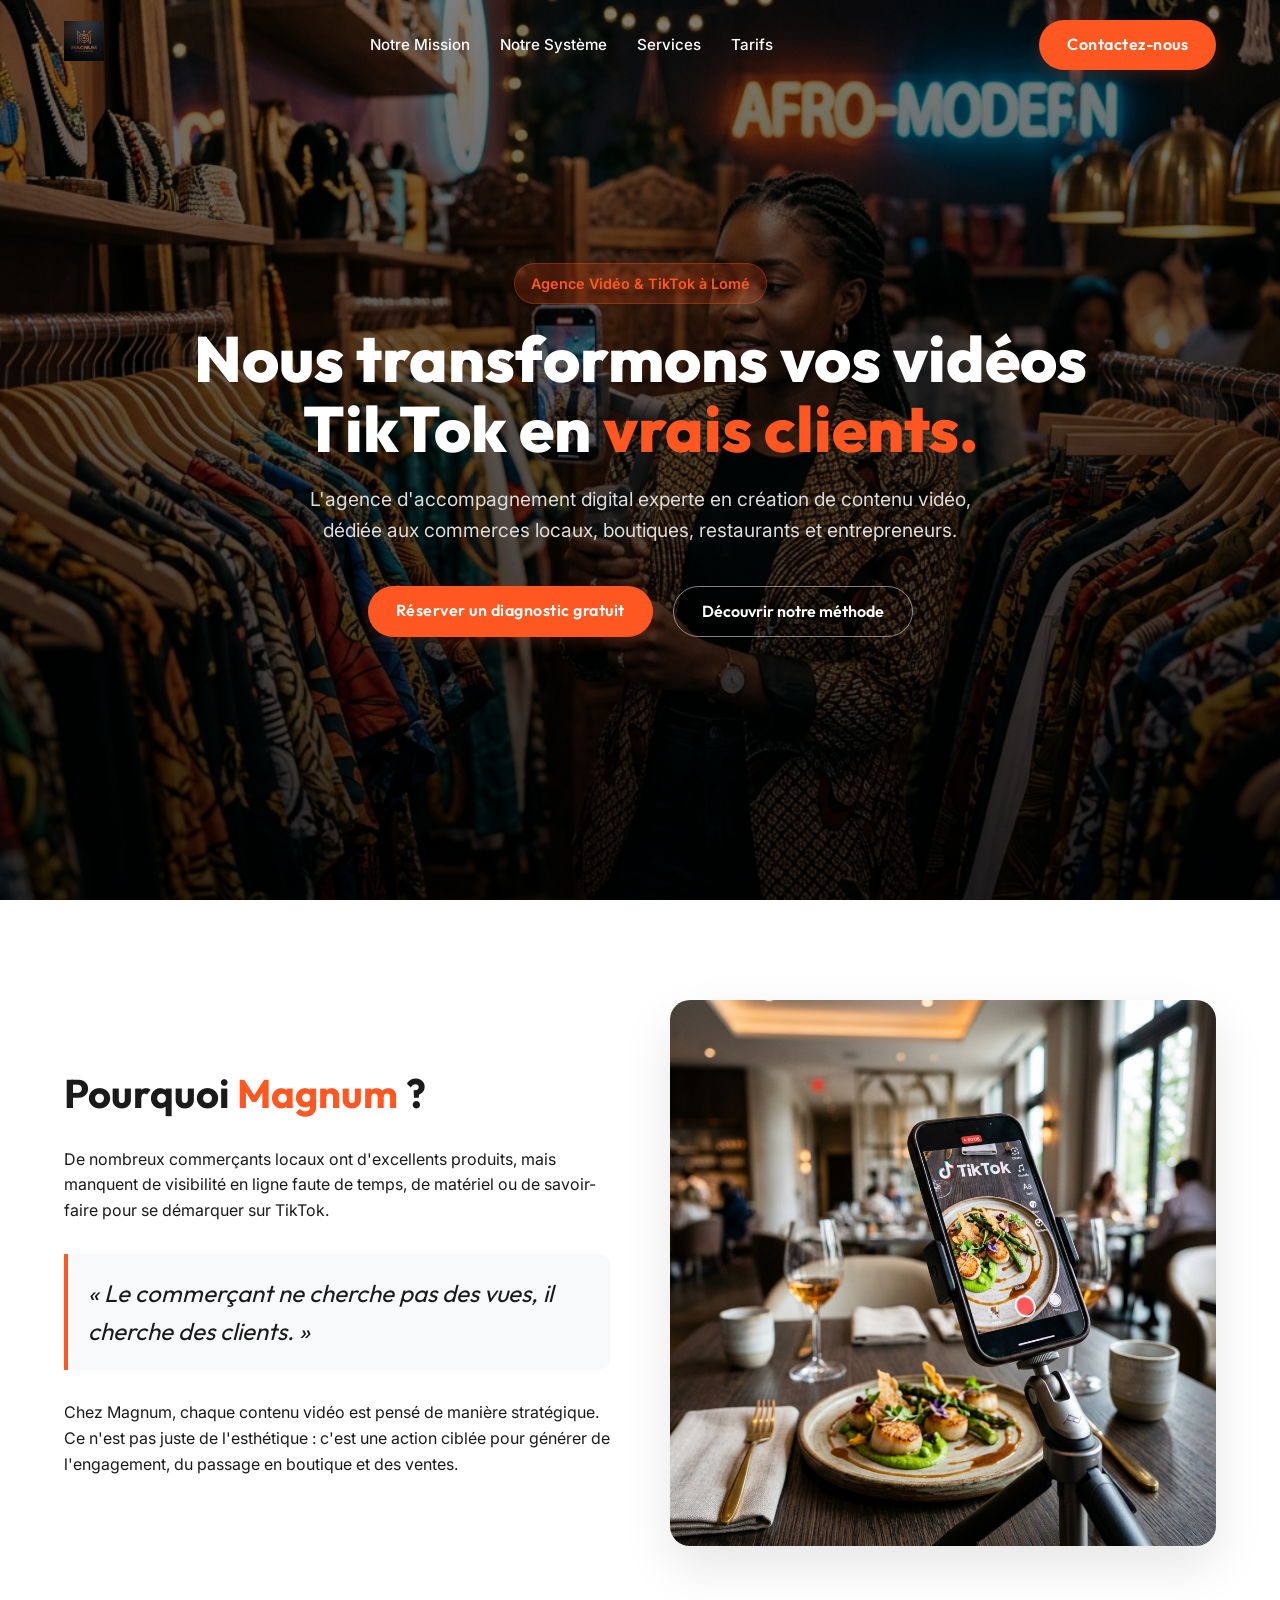
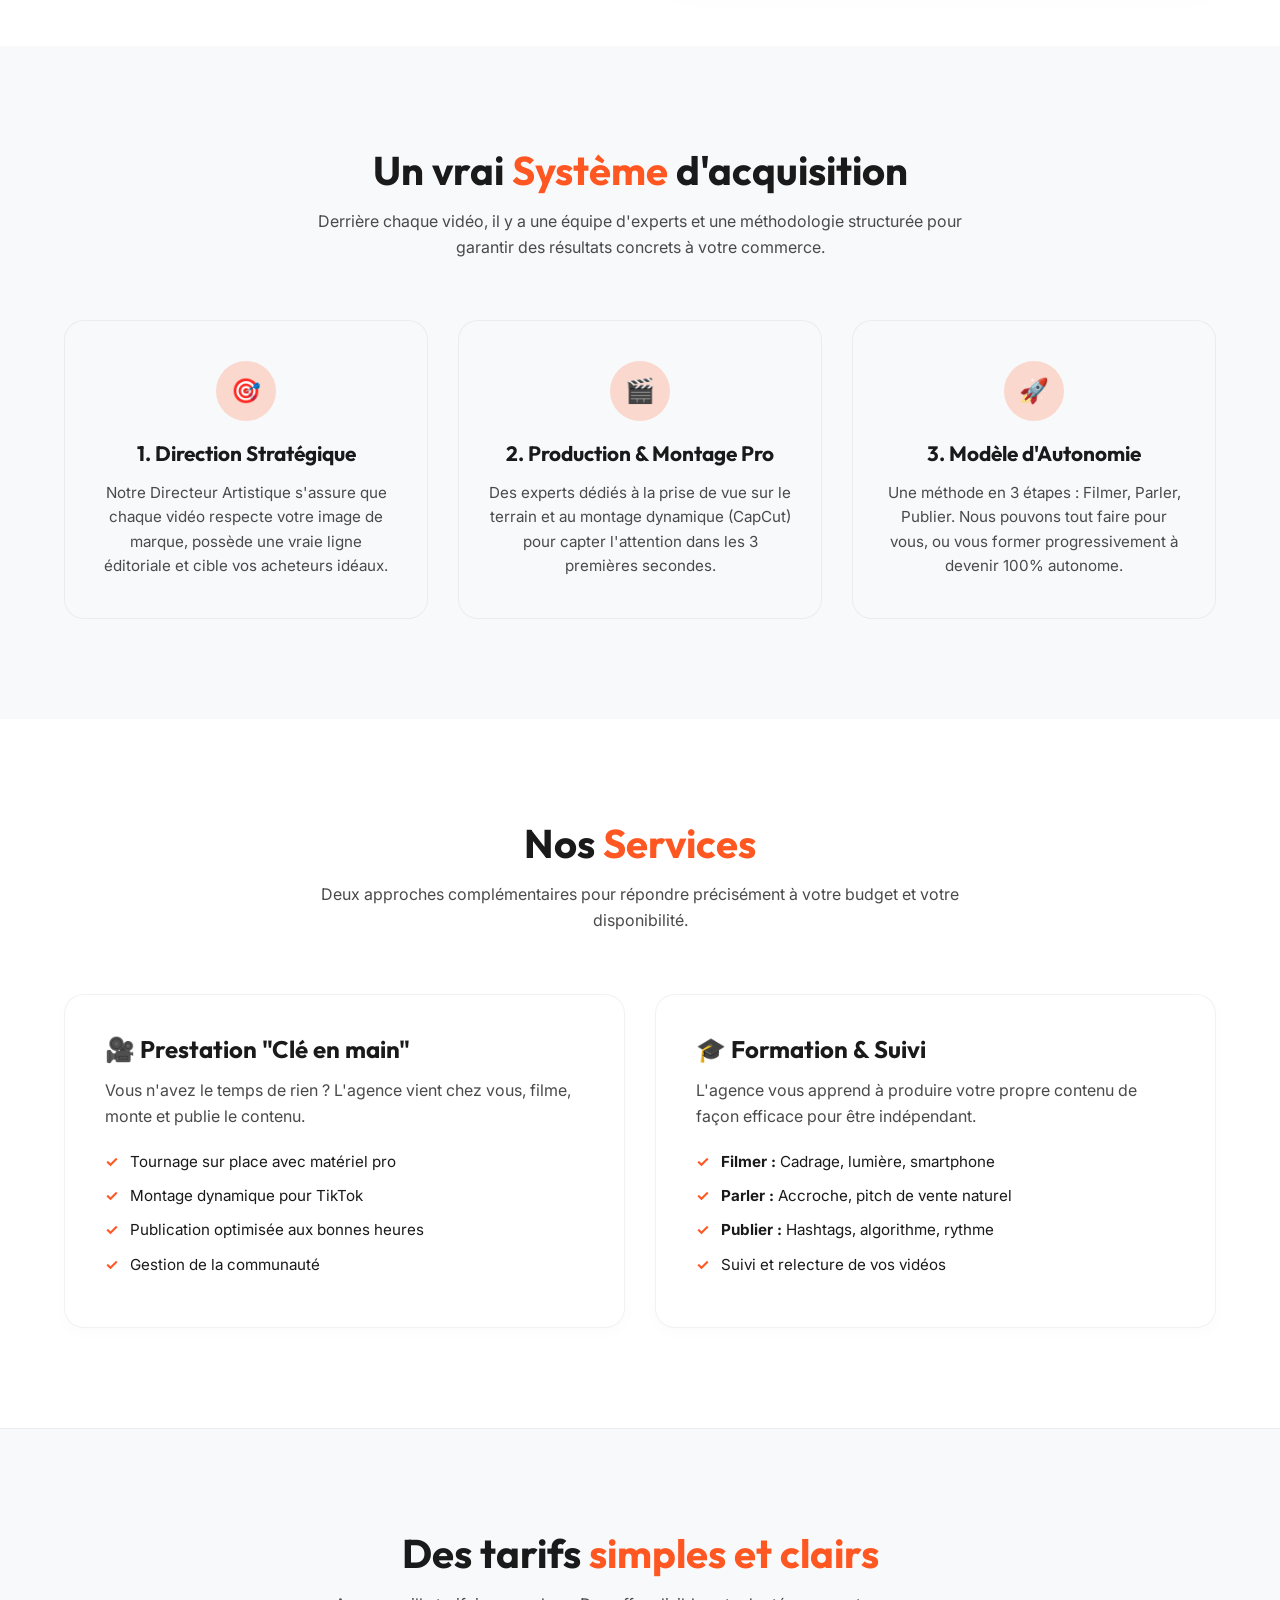
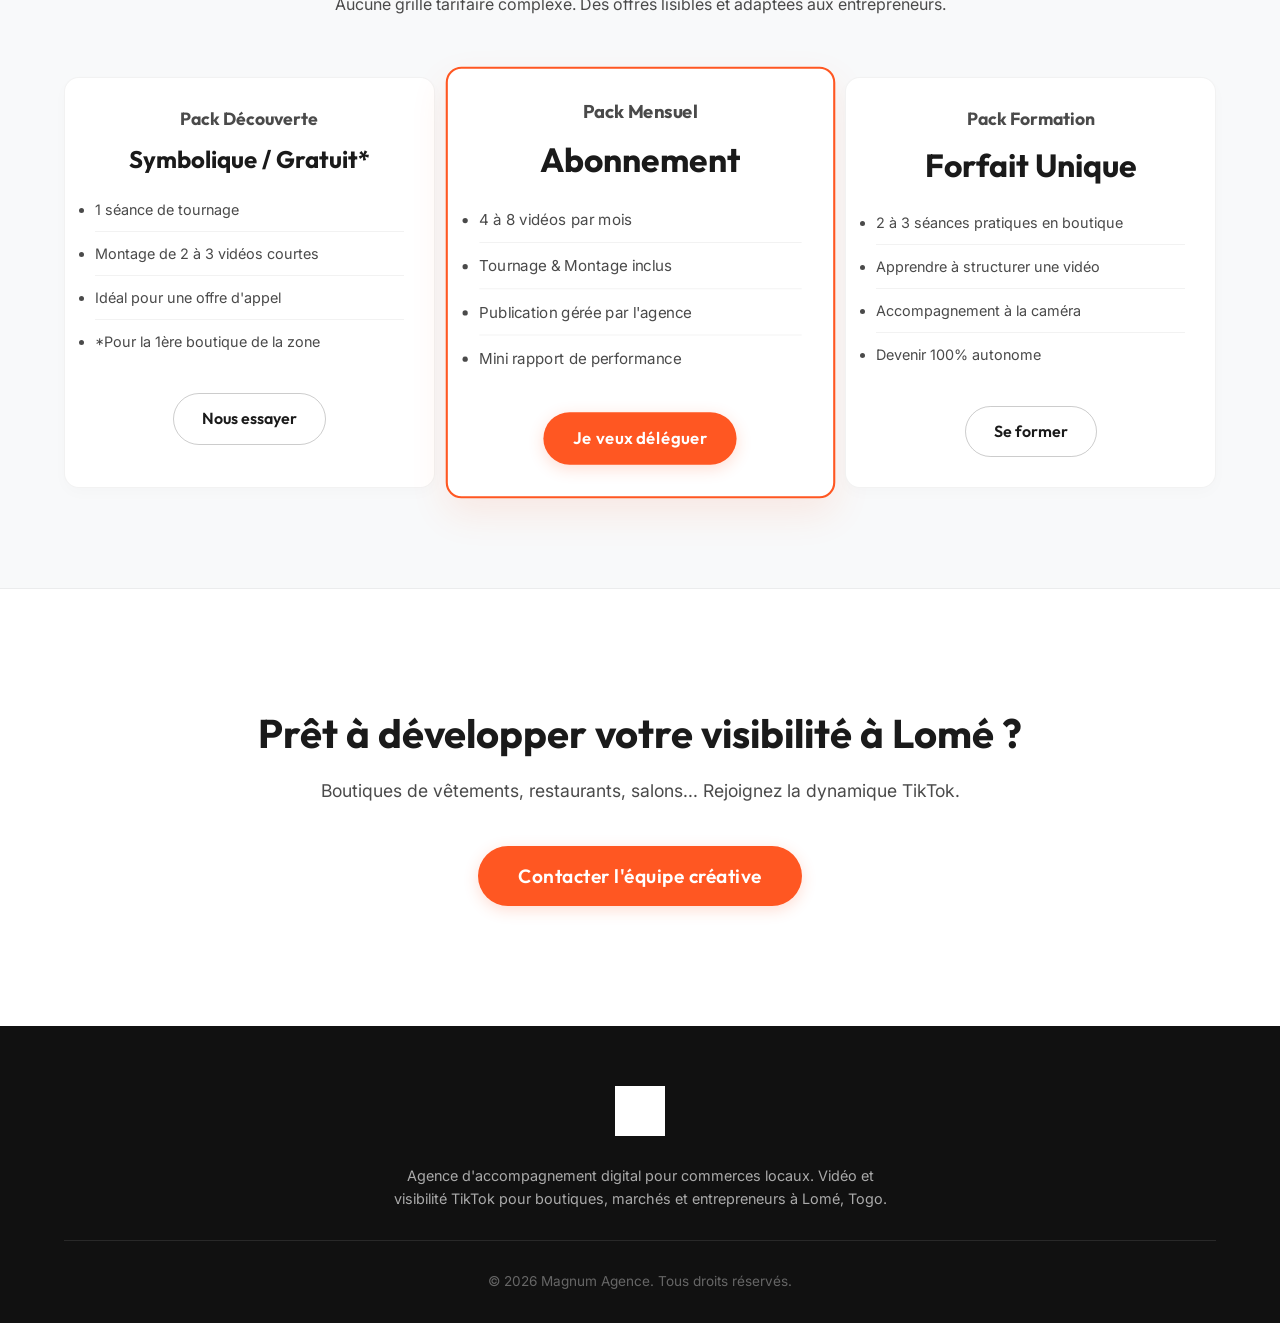
<file: website/index.html>
<!DOCTYPE html>
<html lang="fr">
<head>
    <meta charset="UTF-8">
    <meta name="viewport" content="width=device-width, initial-scale=1.0">
    <title>Magnum | Agence de Création Vidéo TikTok pour Commerces à Lomé</title>
    <meta name="description" content="Magnum est une agence experte en création de contenu vidéo TikTok pour boutiques, marchés et entrepreneurs à Lomé. Nous transformons les vues en clients réels.">
    <link rel="stylesheet" href="css/style.css">
    <script src="js/main.js" defer></script>
</head>
<body>

    <header>
        <div class="container">
            <a href="#" class="logo">
                <img src="assets/images/logo.png" alt="Magnum Logo">
            </a>
            <nav>
                <ul>
                    <li><a href="#mission">Notre Mission</a></li>
                    <li><a href="#systeme">Notre Système</a></li>
                    <li><a href="#services">Services</a></li>
                    <li><a href="#tarifs">Tarifs</a></li>
                </ul>
            </nav>
            <a href="https://wa.me/22898470509?text=Bonjour%20Magnum%2C%20je%20souhaite%20avoir%20plus%20d%27informations%20sur%20vos%20services." class="btn-primary" target="_blank">Contactez-nous</a>
        </div>
    </header>

    <main>
        <!-- Hero Section -->
        <section id="hero" class="hero">
            <video autoplay loop muted playsinline class="hero-video" poster="assets/images/hero-bg.png">
                <source src="assets/videos/hero-video.mp4" type="video/mp4">
            </video>
            <div class="hero-overlay"></div>
            <div class="container hero-content">
                <div class="badge fade-up">Agence Vidéo & TikTok à Lomé</div>
                <h1 class="fade-up delay-1">Nous transformons vos vidéos TikTok en <span style="color: var(--color-primary);">vrais clients.</span></h1>
                <p class="fade-up delay-2">L'agence d'accompagnement digital experte en création de contenu vidéo, dédiée aux commerces locaux, boutiques, restaurants et entrepreneurs.</p>
                <div class="hero-buttons fade-up delay-3">
                    <a href="https://wa.me/22898470509?text=Bonjour%20Magnum%2C%20je%20souhaite%20r%C3%A9server%20mon%20diagnostic%20gratuit." class="btn-primary" target="_blank">Réserver un diagnostic gratuit</a>
                    <a href="#systeme" class="btn-outline">Découvrir notre méthode</a>
                </div>
            </div>
        </section>

        <!-- Mission Section -->
        <section id="mission">
            <div class="container mission-grid">
                <div class="mission-text fade-up">
                    <div class="section-header" style="text-align: left; margin-bottom: 30px;">
                        <h2>Pourquoi <span>Magnum</span> ?</h2>
                    </div>
                    <p>De nombreux commerçants locaux ont d'excellents produits, mais manquent de visibilité en ligne faute de temps, de matériel ou de savoir-faire pour se démarquer sur TikTok.</p>
                    <blockquote>« Le commerçant ne cherche pas des vues, il cherche des clients. »</blockquote>
                    <p>Chez Magnum, chaque contenu vidéo est pensé de manière stratégique. Ce n'est pas juste de l'esthétique : c'est une action ciblée pour générer de l'engagement, du passage en boutique et des ventes.</p>
                </div>
                <div class="mission-image fade-up delay-1">
                    <img src="assets/images/service.png" alt="Création de contenu pour commerce">
                </div>
            </div>
        </section>

        <!-- System Section (New) -->
        <section id="systeme" style="background-color: var(--color-surface);">
            <div class="container">
                <div class="section-header fade-up">
                    <h2>Un vrai <span>Système</span> d'acquisition</h2>
                    <p>Derrière chaque vidéo, il y a une équipe d'experts et une méthodologie structurée pour garantir des résultats concrets à votre commerce.</p>
                </div>
                
                <div class="system-grid">
                    <div class="system-step fade-up">
                        <div class="system-icon">🎯</div>
                        <h3>1. Direction Stratégique</h3>
                        <p>Notre Directeur Artistique s'assure que chaque vidéo respecte votre image de marque, possède une vraie ligne éditoriale et cible vos acheteurs idéaux.</p>
                    </div>
                    
                    <div class="system-step fade-up delay-1">
                        <div class="system-icon">🎬</div>
                        <h3>2. Production & Montage Pro</h3>
                        <p>Des experts dédiés à la prise de vue sur le terrain et au montage dynamique (CapCut) pour capter l'attention dans les 3 premières secondes.</p>
                    </div>
                    
                    <div class="system-step fade-up delay-2">
                        <div class="system-icon">🚀</div>
                        <h3>3. Modèle d'Autonomie</h3>
                        <p>Une méthode en 3 étapes : Filmer, Parler, Publier. Nous pouvons tout faire pour vous, ou vous former progressivement à devenir 100% autonome.</p>
                    </div>
                </div>
            </div>
        </section>

        <!-- Services Section -->
        <section id="services">
            <div class="container">
                <div class="section-header fade-up">
                    <h2>Nos <span>Services</span></h2>
                    <p>Deux approches complémentaires pour répondre précisément à votre budget et votre disponibilité.</p>
                </div>
                
                <div class="services-grid">
                    <div class="service-card fade-up">
                        <h3>🎥 Prestation "Clé en main"</h3>
                        <p>Vous n'avez le temps de rien ? L'agence vient chez vous, filme, monte et publie le contenu.</p>
                        <ul>
                            <li>Tournage sur place avec matériel pro</li>
                            <li>Montage dynamique pour TikTok</li>
                            <li>Publication optimisée aux bonnes heures</li>
                            <li>Gestion de la communauté</li>
                        </ul>
                    </div>
                    
                    <div class="service-card fade-up delay-1">
                        <h3>🎓 Formation & Suivi</h3>
                        <p>L'agence vous apprend à produire votre propre contenu de façon efficace pour être indépendant.</p>
                        <ul>
                            <li><strong>Filmer :</strong> Cadrage, lumière, smartphone</li>
                            <li><strong>Parler :</strong> Accroche, pitch de vente naturel</li>
                            <li><strong>Publier :</strong> Hashtags, algorithme, rythme</li>
                            <li>Suivi et relecture de vos vidéos</li>
                        </ul>
                    </div>
                </div>
            </div>
        </section>

        <!-- Tarifs Section -->
        <section id="tarifs" class="pricing">
            <div class="container">
                <div class="section-header fade-up">
                    <h2>Des tarifs <span>simples et clairs</span></h2>
                    <p>Aucune grille tarifaire complexe. Des offres lisibles et adaptées aux entrepreneurs.</p>
                </div>
                
                <div class="pricing-grid">
                    <div class="price-card fade-up">
                        <h4>Pack Découverte</h4>
                        <div class="price" style="font-size: 1.5rem;">Symbolique / Gratuit*</div>
                        <ul class="features">
                            <li>1 séance de tournage</li>
                            <li>Montage de 2 à 3 vidéos courtes</li>
                            <li>Idéal pour une offre d'appel</li>
                            <li>*Pour la 1ère boutique de la zone</li>
                        </ul>
                        <a href="https://wa.me/22898470509?text=Bonjour%20Magnum%2C%20je%20suis%20int%C3%A9ress%C3%A9(e)%20par%20le%20Pack%20D%C3%A9couverte." class="btn-outline" target="_blank">Nous essayer</a>
                    </div>
                    
                    <div class="price-card featured fade-up delay-1">
                        <h4>Pack Mensuel</h4>
                        <div class="price">Abonnement</div>
                        <ul class="features">
                            <li>4 à 8 vidéos par mois</li>
                            <li>Tournage & Montage inclus</li>
                            <li>Publication gérée par l'agence</li>
                            <li>Mini rapport de performance</li>
                        </ul>
                        <a href="https://wa.me/22898470509?text=Bonjour%20Magnum%2C%20je%20suis%20int%C3%A9ress%C3%A9(e)%20par%20le%20Pack%20Mensuel." class="btn-primary" target="_blank">Je veux déléguer</a>
                    </div>
                    
                    <div class="price-card fade-up delay-2">
                        <h4>Pack Formation</h4>
                        <div class="price">Forfait Unique</div>
                        <ul class="features">
                            <li>2 à 3 séances pratiques en boutique</li>
                            <li>Apprendre à structurer une vidéo</li>
                            <li>Accompagnement à la caméra</li>
                            <li>Devenir 100% autonome</li>
                        </ul>
                        <a href="https://wa.me/22898470509?text=Bonjour%20Magnum%2C%20je%20suis%20int%C3%A9ress%C3%A9(e)%20par%20le%20Pack%20Formation." class="btn-outline" target="_blank">Se former</a>
                    </div>
                </div>
            </div>
        </section>

        <!-- CTA Section -->
        <section class="cta" style="text-align: center; padding: 120px 0;">
            <div class="container fade-up">
                <h2 style="font-size: 2.5rem; margin-bottom: 20px;">Prêt à développer votre visibilité à Lomé ?</h2>
                <p style="color: var(--color-text-muted); margin-bottom: 40px; font-size: 1.1rem;">Boutiques de vêtements, restaurants, salons... Rejoignez la dynamique TikTok.</p>
                <a href="https://wa.me/22898470509?text=Bonjour%20l%27%C3%A9quipe%20Magnum%2C%20je%20suis%20pr%C3%AAt(e)%20%C3%A0%20d%C3%A9velopper%20ma%20visibilit%C3%A9%20!" class="btn-primary" style="font-size: 1.2rem; padding: 15px 40px;" target="_blank">Contacter l'équipe créative</a>
            </div>
        </section>

    </main>

    <footer>
        <div class="container">
            <img src="assets/images/logo.png" alt="Magnum" class="footer-logo">
            <p>Agence d'accompagnement digital pour commerces locaux. Vidéo et visibilité TikTok pour boutiques, marchés et entrepreneurs à Lomé, Togo.</p>
            <div class="copyright">
                &copy; 2026 Magnum Agence. Tous droits réservés.
            </div>
        </div>
    </footer>

</body>
</html>
</file>
<file: website/css/style.css>
@import url('https://fonts.googleapis.com/css2?family=Inter:wght@300;400;500;600&family=Outfit:wght@400;500;700;800&display=swap');

:root {
  --color-bg: #ffffff;
  --color-surface: #f8f9fa;
  --color-surface-light: #ffffff;
  --color-primary: #ff5722;
  --color-primary-glow: rgba(255, 87, 34, 0.2);
  --color-text: #1a1a1a;
  --color-text-muted: #4a4a4a;
  --color-border: rgba(0, 0, 0, 0.05);
  
  --font-heading: 'Outfit', sans-serif;
  --font-body: 'Inter', sans-serif;
  
  --transition: all 0.3s cubic-bezier(0.25, 0.8, 0.25, 1);
}

* {
  margin: 0;
  padding: 0;
  box-sizing: border-box;
}

html {
  scroll-behavior: smooth;
}

body {
  font-family: var(--font-body);
  background-color: var(--color-bg);
  color: var(--color-text);
  line-height: 1.6;
  overflow-x: hidden;
}

h1, h2, h3, h4 {
  font-family: var(--font-heading);
  line-height: 1.2;
}

a {
  text-decoration: none;
  color: inherit;
}

.container {
  width: 90%;
  max-width: 1200px;
  margin: 0 auto;
}

/* Animations */
.fade-up {
  opacity: 0;
  transform: translateY(30px);
  transition: opacity 0.8s ease-out, transform 0.8s ease-out;
}

.fade-up.in-view {
  opacity: 1;
  transform: translateY(0);
}

.delay-1 { transition-delay: 0.1s; }
.delay-2 { transition-delay: 0.2s; }
.delay-3 { transition-delay: 0.3s; }

/* Header */
header {
  position: fixed;
  top: 0;
  left: 0;
  width: 100%;
  padding: 20px 0;
  z-index: 100;
  transition: var(--transition);
  background: transparent;
}

header.scrolled {
  background: rgba(255, 255, 255, 0.95);
  backdrop-filter: blur(10px);
  padding: 15px 0;
  border-bottom: 1px solid var(--color-border);
  box-shadow: 0 4px 20px rgba(0,0,0,0.03);
}

header .container {
  display: flex;
  justify-content: space-between;
  align-items: center;
}

.logo img {
  height: 40px;
  object-fit: contain;
}

/* Adjust logo filter for light theme if it was white */
header.scrolled .logo img {
  filter: brightness(0);
}

nav ul {
  display: flex;
  gap: 30px;
  list-style: none;
}

nav a {
  font-size: 0.95rem;
  font-weight: 500;
  color: var(--color-text);
  transition: var(--transition);
}

header:not(.scrolled) nav a {
  color: #fff;
}

header.scrolled nav a {
  color: var(--color-text);
}

nav a:hover {
  color: var(--color-primary) !important;
}

.btn-primary {
  display: inline-block;
  background: var(--color-primary);
  color: #fff !important;
  padding: 12px 28px;
  border-radius: 30px;
  font-family: var(--font-heading);
  font-weight: 600;
  letter-spacing: 0.5px;
  transition: var(--transition);
  box-shadow: 0 4px 15px var(--color-primary-glow);
  border: none;
  cursor: pointer;
}

.btn-primary:hover {
  transform: translateY(-2px);
  box-shadow: 0 8px 25px rgba(255, 87, 34, 0.4);
}

.btn-outline {
  display: inline-block;
  background: transparent;
  color: var(--color-text);
  padding: 12px 28px;
  border-radius: 30px;
  font-family: var(--font-heading);
  font-weight: 600;
  border: 1px solid rgba(0, 0, 0, 0.2);
  transition: var(--transition);
}

.hero .btn-outline {
  color: #fff;
  border: 1px solid rgba(255, 255, 255, 0.5);
}

.hero .btn-outline:hover {
  background: rgba(255, 255, 255, 0.1);
}

.btn-outline:hover {
  border-color: var(--color-text);
  background: rgba(0, 0, 0, 0.02);
}

/* Hero Section */
.hero {
  height: 100vh;
  display: flex;
  align-items: center;
  position: relative;
  overflow: hidden;
}

.hero-video {
  position: absolute;
  top: 50%;
  left: 50%;
  min-width: 100%;
  min-height: 100%;
  width: auto;
  height: auto;
  transform: translateX(-50%) translateY(-50%);
  z-index: -2;
  object-fit: cover;
}

.hero-overlay {
  position: absolute;
  top: 0;
  left: 0;
  width: 100%;
  height: 100%;
  /* Darker gradient over video so white text is readable */
  background: linear-gradient(180deg, rgba(0,0,0,0.5) 0%, rgba(0,0,0,0.8) 100%);
  z-index: -1;
}

.hero-content {
  max-width: 900px;
  text-align: center;
  margin: 0 auto;
}

.hero-content .badge {
  display: inline-block;
  background: rgba(255, 87, 34, 0.2);
  color: #ff5722;
  padding: 8px 16px;
  border-radius: 30px;
  font-size: 0.9rem;
  font-weight: 600;
  margin-bottom: 20px;
  border: 1px solid rgba(255, 87, 34, 0.3);
}

.hero-content h1 {
  font-size: 4rem;
  font-weight: 800;
  margin-bottom: 20px;
  color: #fff;
  line-height: 1.1;
}

.hero-content p {
  font-size: 1.2rem;
  color: #ddd;
  margin-bottom: 40px;
  max-width: 700px;
  margin-left: auto;
  margin-right: auto;
}

.hero-buttons {
  display: flex;
  gap: 20px;
  justify-content: center;
}

/* Section Shared */
section {
  padding: 100px 0;
}

.section-header {
  text-align: center;
  margin-bottom: 60px;
}

.section-header h2 {
  font-size: 2.5rem;
  margin-bottom: 15px;
  color: var(--color-text);
}

.section-header h2 span {
  color: var(--color-primary);
}

.section-header p {
  color: var(--color-text-muted);
  max-width: 700px;
  margin: 0 auto;
}

/* System Section (New) */
.system-grid {
  display: grid;
  grid-template-columns: repeat(3, 1fr);
  gap: 30px;
}

.system-step {
  background: var(--color-surface);
  border: 1px solid var(--color-border);
  padding: 40px 30px;
  border-radius: 20px;
  text-align: center;
  transition: var(--transition);
}

.system-step:hover {
  transform: translateY(-10px);
  box-shadow: 0 15px 30px rgba(0,0,0,0.05);
}

.system-icon {
  width: 60px;
  height: 60px;
  background: var(--color-primary-glow);
  color: var(--color-primary);
  border-radius: 50%;
  display: flex;
  align-items: center;
  justify-content: center;
  font-size: 1.5rem;
  margin: 0 auto 20px;
}

.system-step h3 {
  margin-bottom: 15px;
  font-size: 1.3rem;
}

.system-step p {
  color: var(--color-text-muted);
  font-size: 0.95rem;
}

/* Mission Section */
.mission-grid {
  display: grid;
  grid-template-columns: 1fr 1fr;
  gap: 60px;
  align-items: center;
}

.mission-text blockquote {
  font-size: 1.5rem;
  font-family: var(--font-heading);
  font-style: italic;
  border-left: 4px solid var(--color-primary);
  padding-left: 20px;
  margin: 30px 0;
  color: var(--color-text);
  background: var(--color-surface);
  padding: 20px;
  border-radius: 0 10px 10px 0;
}

.mission-image {
  position: relative;
  border-radius: 20px;
  overflow: hidden;
  box-shadow: 0 20px 50px rgba(0,0,0,0.1);
}

.mission-image img {
  width: 100%;
  display: block;
  transition: transform 0.5s ease;
}

.mission-image:hover img {
  transform: scale(1.05);
}

/* Services */
.services-grid {
  display: grid;
  grid-template-columns: repeat(auto-fit, minmax(300px, 1fr));
  gap: 30px;
}

.service-card {
  background: var(--color-bg);
  border: 1px solid var(--color-border);
  border-radius: 20px;
  padding: 40px;
  transition: var(--transition);
  position: relative;
  overflow: hidden;
  box-shadow: 0 5px 15px rgba(0,0,0,0.02);
}

.service-card::before {
  content: '';
  position: absolute;
  top: 0;
  left: 0;
  width: 100%;
  height: 4px;
  background: var(--color-primary);
  transform: scaleX(0);
  transform-origin: left;
  transition: transform 0.4s ease;
}

.service-card:hover {
  transform: translateY(-10px);
  box-shadow: 0 15px 30px rgba(0,0,0,0.08);
}

.service-card:hover::before {
  transform: scaleX(1);
}

.service-card h3 {
  font-size: 1.5rem;
  margin-bottom: 15px;
  display: flex;
  align-items: center;
  gap: 10px;
}

.service-card p {
  color: var(--color-text-muted);
  margin-bottom: 20px;
}

.service-card ul {
  list-style: none;
}

.service-card ul li {
  position: relative;
  padding-left: 25px;
  margin-bottom: 10px;
  color: var(--color-text);
  font-size: 0.95rem;
}

.service-card ul li::before {
  content: '✓';
  position: absolute;
  left: 0;
  color: var(--color-primary);
  font-weight: bold;
}

/* Pricing Section */
.pricing {
  background: var(--color-surface);
  border-top: 1px solid var(--color-border);
  border-bottom: 1px solid var(--color-border);
}

.pricing-grid {
  display: grid;
  grid-template-columns: repeat(auto-fit, minmax(250px, 1fr));
  gap: 20px;
}

.price-card {
  background: var(--color-bg);
  border-radius: 15px;
  padding: 30px;
  border: 1px solid var(--color-border);
  text-align: center;
  transition: var(--transition);
  box-shadow: 0 5px 15px rgba(0,0,0,0.02);
}

.price-card:hover {
  border-color: var(--color-primary-glow);
  box-shadow: 0 10px 30px rgba(0,0,0,0.08);
}

.price-card.featured {
  background: var(--color-bg);
  border: 2px solid var(--color-primary);
  transform: scale(1.05);
  box-shadow: 0 15px 35px rgba(255, 87, 34, 0.1);
}

.price-card.featured:hover {
  transform: scale(1.05) translateY(-5px);
}

.price-card h4 {
  color: var(--color-text-muted);
  font-size: 1.1rem;
  margin-bottom: 10px;
}

.price-card .price {
  font-size: 2rem;
  font-family: var(--font-heading);
  font-weight: 700;
  margin-bottom: 20px;
  color: var(--color-text);
}

.price-card .features {
  text-align: left;
  margin-bottom: 30px;
}

.price-card .features li {
  font-size: 0.9rem;
  margin-bottom: 10px;
  color: var(--color-text-muted);
  border-bottom: 1px solid var(--color-border);
  padding-bottom: 10px;
}

.price-card .features li:last-child {
  border-bottom: none;
}

/* Footer */
footer {
  padding: 60px 0 30px;
  text-align: center;
  background: #111;
  color: #fff;
}

footer .footer-logo {
  height: 50px;
  margin-bottom: 20px;
  filter: brightness(0) invert(1);
}

footer p {
  color: #aaa;
  font-size: 0.9rem;
  max-width: 500px;
  margin: 0 auto 30px;
}

.copyright {
  border-top: 1px solid rgba(255, 255, 255, 0.1);
  padding-top: 30px;
  color: #666;
  font-size: 0.85rem;
}

/* Responsive */
@media (max-width: 768px) {
  .hero-content h1 {
    font-size: 2.8rem;
  }
  .system-grid {
    grid-template-columns: 1fr;
  }
  .mission-grid {
    grid-template-columns: 1fr;
  }
  .price-card.featured {
    transform: none;
  }
  .price-card.featured:hover {
    transform: translateY(-5px);
  }
  nav {
    display: none; 
  }
}
</file>
